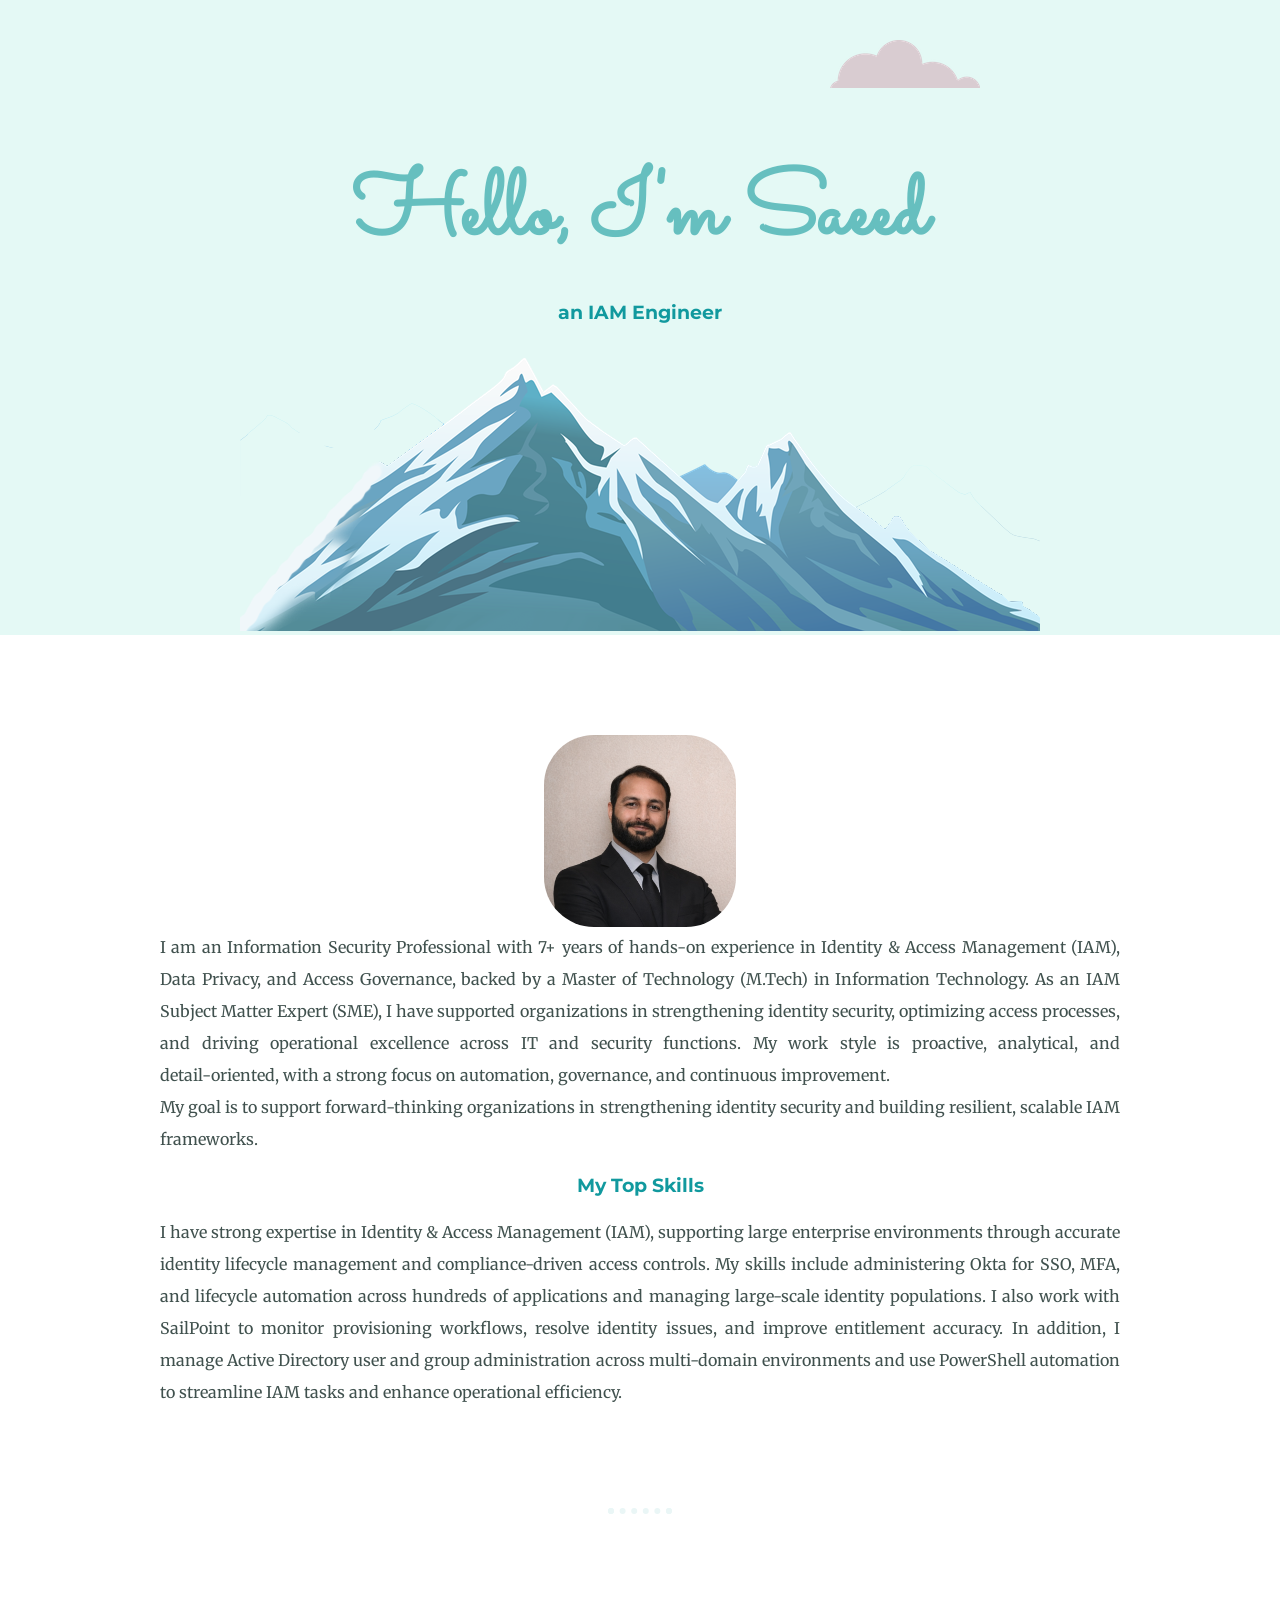
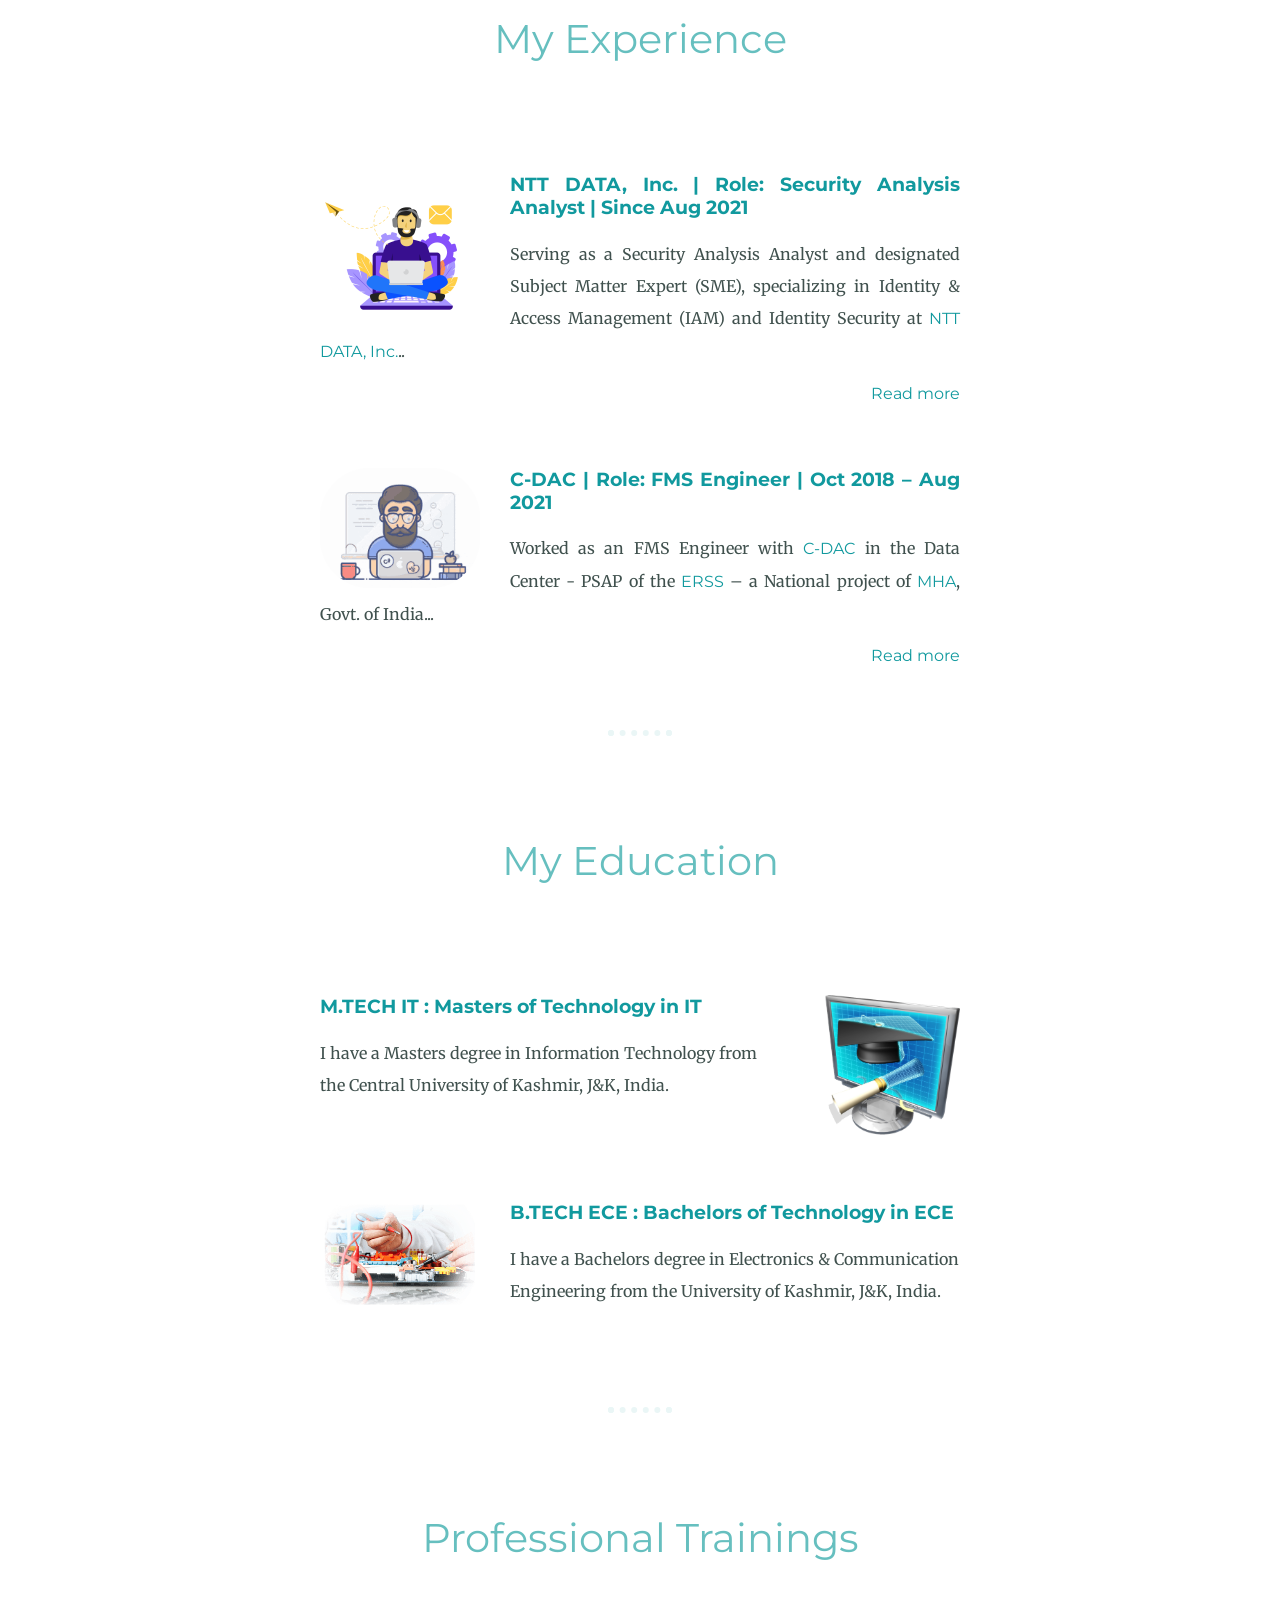
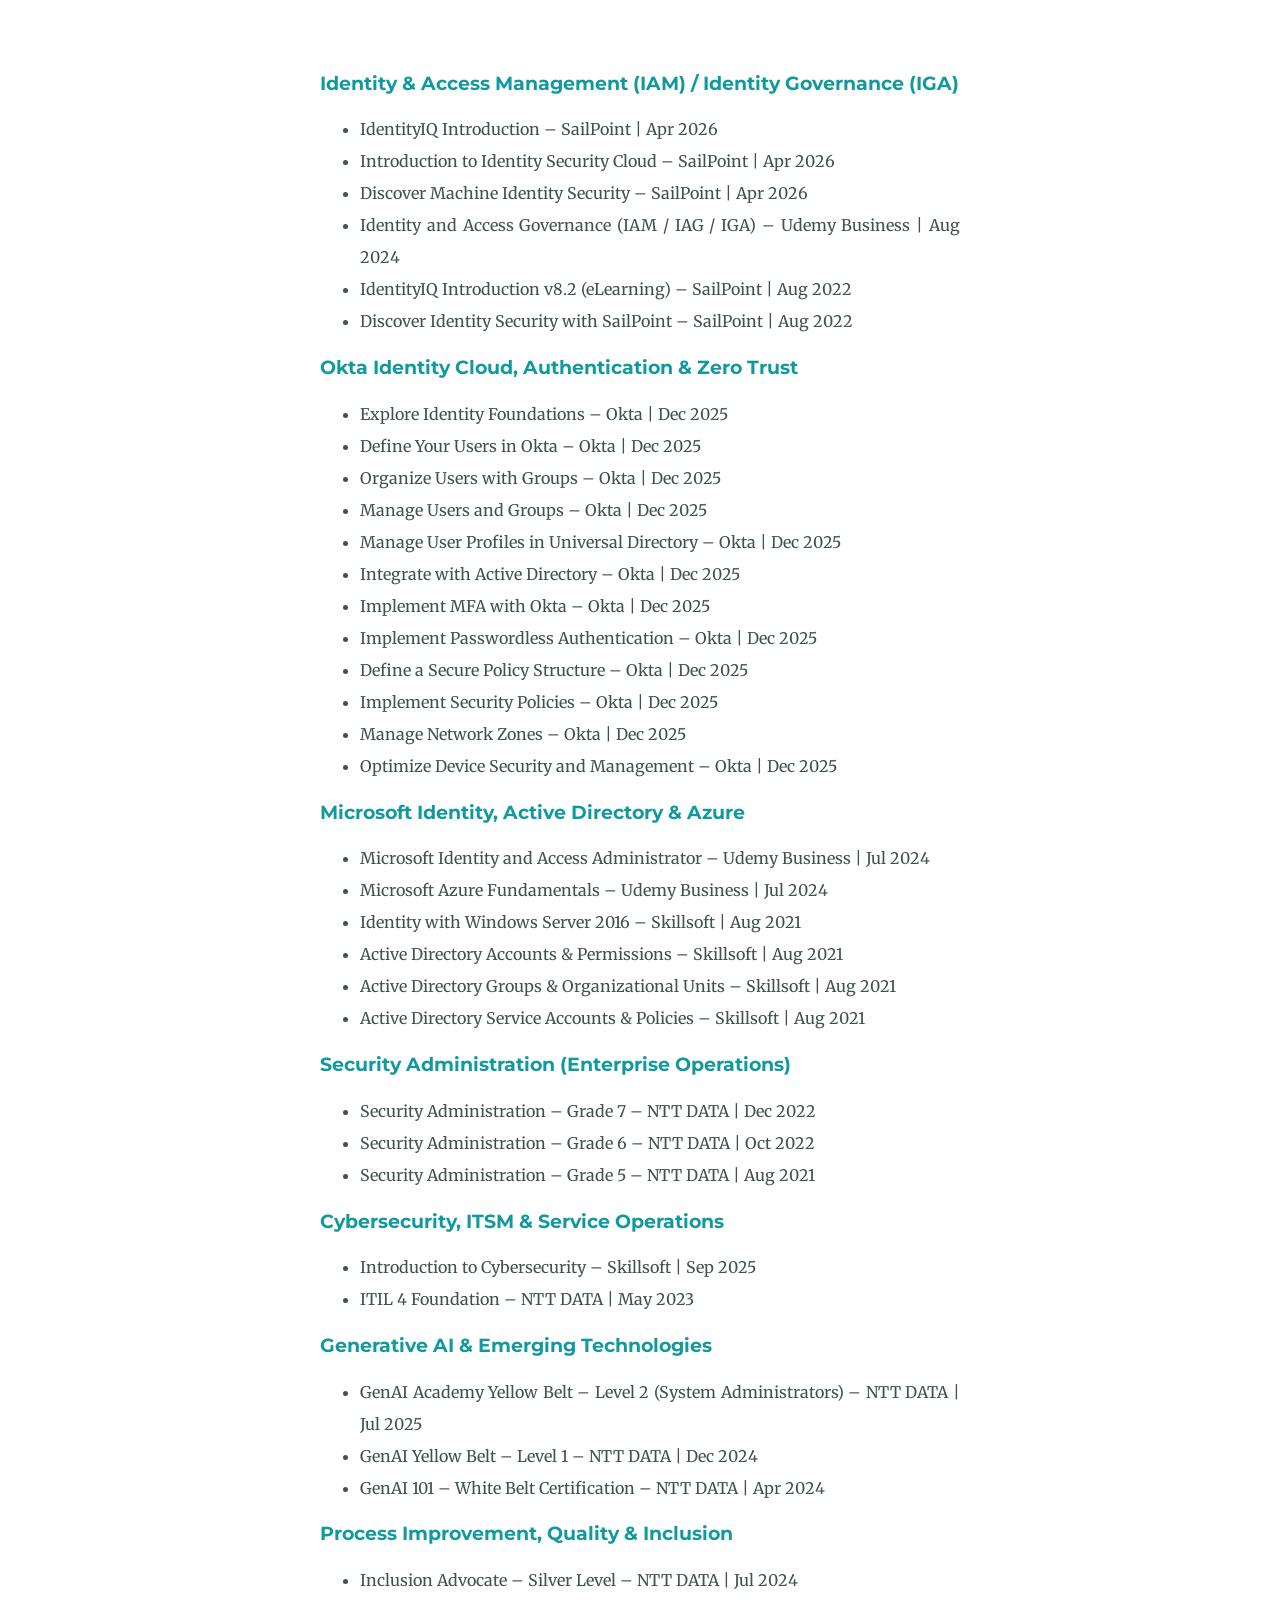
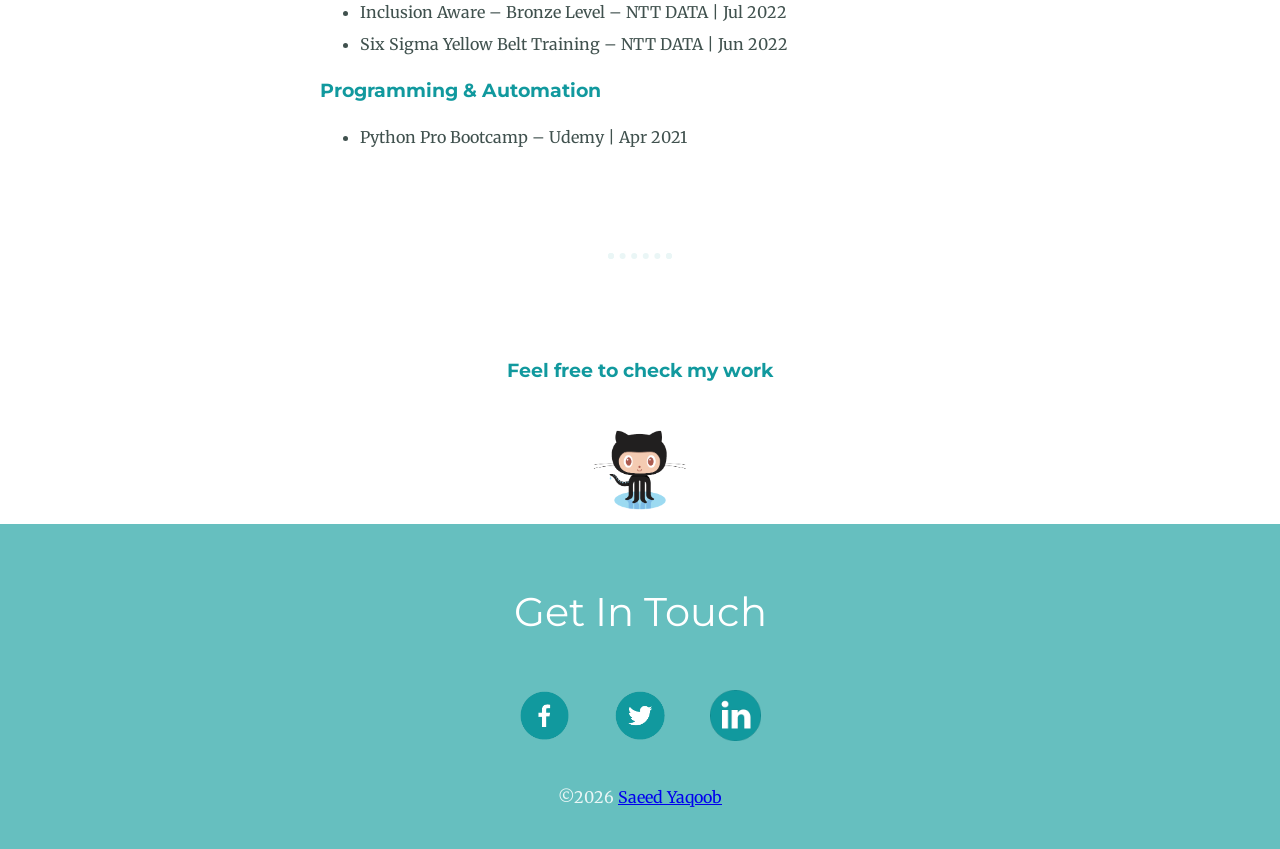
<file: index.html>
<!DOCTYPE html>
<html lang="en">

<head>
    <meta charset="UTF-8">
    <title>Saeed Rather</title>
    <link href="css/styles.css" rel="stylesheet">
    <script src="js/script.js" defer></script>
    <link rel="icon" href="images/favicon.ico">
    <link rel="preconnect" href="https://fonts.gstatic.com">
    <link
        href="https://fonts.googleapis.com/css2?family=Merriweather:wght@300&family=Montserrat&family=Sacramento&display=swap"
        rel="stylesheet">
</head>

<body>

    <div class="top-container">
        <img class="top-cloud" src="images/cloud.png" alt="cloud-img">
        <h1>Hello, I'm Saeed</h1>
        <h3 class="subtitle">an IAM Engineer</h3>
        <!--     <img class="bottom-cloud" src="images/cloud.png" alt="cloud-img"> -->
        <img class="mountain" src="images/mountain4a.png" alt="mountain-img">
    </div>

    <div class="middle-container">
        <div class="profile">
            <img class="profile-img" src="images/image7.png" alt="profile-picture">
            <p class="intro">
                I am an Information Security Professional with 7+ years of hands‑on experience in Identity & Access
                Management (IAM), Data Privacy, and Access Governance, backed by a Master of Technology (M.Tech) in
                Information Technology. As an IAM Subject Matter Expert (SME), I have supported organizations in
                strengthening identity security, optimizing access processes, and driving operational excellence across
                IT and security functions. My work style is proactive, analytical, and detail‑oriented, with a strong
                focus on automation, governance, and continuous improvement.
                <br>
                My goal is to support forward‑thinking organizations in strengthening identity security and building
                resilient, scalable IAM frameworks.
            <div class="profile">
                <h3>My Top Skills</h3>
                <p class="intro">
                    I have strong expertise in Identity & Access Management (IAM), supporting large enterprise
                    environments through accurate identity lifecycle management and compliance‑driven access controls.
                    My skills include administering Okta for SSO, MFA, and lifecycle automation across hundreds of
                    applications and managing large‑scale identity populations. I also work with SailPoint to monitor
                    provisioning workflows, resolve identity issues, and improve entitlement accuracy. In addition, I
                    manage Active Directory user and group administration across multi‑domain environments and use
                    PowerShell automation to streamline IAM tasks and enhance operational efficiency.
                </p>
                </p>
            </div>
        </div>
        <hr>
        <div class="experience">
            <h2>My Experience</h2>
            <div class="exp-row">
                <img class="exp-img1" src="images/code4.gif" alt="experience">
                <h3>NTT DATA, Inc. | Role: Security Analysis Analyst | Since Aug 2021</h3>
                <p class="exp-desc">Serving as a Security Analysis Analyst and designated Subject Matter Expert (SME), specializing in Identity & Access Management (IAM) and Identity Security at <a class="body-link" href="https://services.global.ntt/en-us">NTT DATA, Inc.</a><span id="dots1">..</span></p>
                <div id="more1" class="more-content">
                    <h3>Roles and responsibilities</h3>
                    <ul>
                        <li>Managed end‑to‑end Identity & Access Management (IAM) lifecycle (Joiner–Mover–Leaver) for a large enterprise environment, ensuring IAM operations are aligned with security monitoring and access governance best practices.</li>
                        <li>Administered enterprise Okta platform supporting SSO, MFA, and automated lifecycle workflows across a broad application ecosystem; improved onboarding efficiency and maintained high data accuracy.</li>
                        <li>Managed large‑scale Okta group administration—including security, dynamic, and application groups—to support RBAC, least‑privilege access, and scalable identity governance, while monitoring authentication activity to detect login anomalies, MFA risks, and suspicious access patterns.</li>
                        <li>Delivered SailPoint Identity Governance & Administration (IGA) support by resolving identity issues, monitoring provisioning workflows, and correcting access and entitlement errors to improve fulfillment success rates, while identifying and rectifying inconsistencies that could lead to potential security or audit findings.</li>
                        <li>Oversaw high‑volume ITSM operations through ServiceNow, maintaining consistent SLA adherence while handling 1,000+ monthly tickets, and partnering with cross‑functional teams to align IAM services with business and security requirements while supporting security-focused incident resolution and escalation.</li>
                        <li>Executed user provisioning and deprovisioning across multi‑domain Active Directory environments; optimized workflows to reduce onboarding time and improve operational efficiency.</li>
                        <li>Automated IAM and Active Directory operations using PowerShell to streamline routine access management tasks and improve process consistency, while analyzing system logs to detect account lockouts, access anomalies, and privilege misuse.</li>
                        <li>Led incident management for IAM and identity security, improving response times and conducting root‑cause analysis to implement preventive and corrective controls.</li>
                        <li>Delivered IAM process training and security awareness sessions to team members, enhancing operational consistency and reducing onboarding errors.</li>
                    </ul>
                </div>
                <a class="body-link" href="javascript:myFunction1()" id="myBtn1">Read more</a>
            </div>
            <div class="exp-row">
                <img class="exp-img1" src="images/code2.gif" alt="experience">
                <h3>C-DAC | Role: FMS Engineer | Oct 2018 – Aug 2021</h3>
                <p class="exp-desc">Worked as an FMS Engineer
                    with <a class="body-link" href="https://www.cdac.in">C-DAC</a> in the Data Center - PSAP of
                    the <a class="body-link" href="https://jk.erss.in/">ERSS</a> – a National project of <a
                        class="body-link" href="https://www.mha.gov.in/">MHA</a>,
                    Govt. of India.<span id="dots2">..</span></p>
                
                <div id="more2" class="more-content">
                    <h3>Roles and responsibilities</h3>
                    <ul>
                        <li> Handled the project with a team of 4 members. </li>
                        <li> Managed the entire staff of the client (J&K Police) spread across 23 districts. </li>
                        <li> Provided support to client across the UT for resolution of any technical or administrative
                            issue. </li>
                        <li> Provisioning User accounts in various applications in windows. </li>
                        <li> Assist team in managing the daily technical/administrative commitments. </li>
                        <li> Assisted the SPOC of J&K with necessary technical/administrative tasks. </li>
                        <li> Incident Management, Change Management, Problem Management. </li>
                        <li> Monitored the health of the Network, Servers, and other equipment. </li>
                        <li> Implementing security policy (profiles) by creating, managing, and removing user accounts
                            and access rights to IT systems and resources for internal users and external users. </li>
                        <li> Managing access to C-DAC’s applications and infrastructure ensuring access is provisioned
                            accurately, according to the Role. </li>
                        <li> Create user accounts on various target systems consisting of C-DAC’s COTS softwares, VPN
                            and Active Directory. </li>
                        <li> Modify user access rights to accounts over time, as required by changing business needs as
                            per the administrative rights. </li>
                        <li> Disable/removing accounts longer authorized for access. </li>
                        <li> Provided regular reports and reviewed results to ensure compliance. </li>
                        <li> Provided guidance and regular trainings to the client. </li>
                        <li> Ensuring Standard- Access provisioning on user’s Job-Role in the organization. </li>
                        <li> Managed the coordination between the company and the client. </li>
                        <li> Managed communications as well as the concerns with the service providers. </li>
                        <li> Maintained administrative documents as needed. </li>
                        <li> Performed administrative tasks for the company with the client. </li>
                        <li> Managing multiple clients. </li>
                        <li> Disaster Recovery: Continuous communications with users/clients to ensure that the data in
                            the directory met their needs and all issues were resolved in a timely manner with 24x7
                            availability. </li>
                    </ul>
                </div>
                <a class="body-link" href="javascript:myFunction2()" id="myBtn2">Read more</a>
            </div>
        </div>
        <hr>
        <div class="education">
            <h2>My Education</h2>
            <div class="edu-row">
                <img class="edu-img1" src="images/edu4.png" alt="education">
                <h3>M.TECH IT : Masters of Technology in IT</h3>
                <p class="edu-desc">I have a Masters degree in Information Technology from the
                    Central University of Kashmir, J&K, India.</p>
            </div>
            <div class="edu-row">
                <img class="edu-img2" src="images/edu2.png" alt="education">
                <h3>B.TECH ECE : Bachelors of Technology in ECE</h3>
                <p class="edu-desc">I have a Bachelors degree in Electronics & Communication Engineering
                    from the University of Kashmir, J&K, India.</p>
            </div>
        </div>
        <hr>
        <div class="skills">
            <h2>Professional Trainings</h2>
            <div class="skill-row">
                <!-- <img class="skill-img1" src="images/skills3.png" alt="skills"> -->
                <p class="skill-desc">
                    <h3>Identity & Access Management (IAM) / Identity Governance (IGA)</h3>
                    <ul>
                        <li>IdentityIQ Introduction – SailPoint | Apr 2026</li>
                        <li>Introduction to Identity Security Cloud – SailPoint | Apr 2026</li>
                        <li>Discover Machine Identity Security – SailPoint | Apr 2026</li>
                        <li>Identity and Access Governance (IAM / IAG / IGA) – Udemy Business | Aug 2024</li>
                        <li>IdentityIQ Introduction v8.2 (eLearning) – SailPoint | Aug 2022</li>
                        <li>Discover Identity Security with SailPoint – SailPoint | Aug 2022</li>
                    </ul>
                    <h3>Okta Identity Cloud, Authentication & Zero Trust</h3>
                    <ul>
                        <li>Explore Identity Foundations – Okta | Dec 2025</li>
                        <li>Define Your Users in Okta – Okta | Dec 2025</li>
                        <li>Organize Users with Groups – Okta | Dec 2025</li>
                        <li>Manage Users and Groups – Okta | Dec 2025</li>
                        <li>Manage User Profiles in Universal Directory – Okta | Dec 2025</li>
                        <li>Integrate with Active Directory – Okta | Dec 2025</li>
                        <li>Implement MFA with Okta – Okta | Dec 2025</li>
                        <li>Implement Passwordless Authentication – Okta | Dec 2025</li>
                        <li>Define a Secure Policy Structure – Okta | Dec 2025</li>
                        <li>Implement Security Policies – Okta | Dec 2025</li>
                        <li>Manage Network Zones – Okta | Dec 2025</li>
                        <li>Optimize Device Security and Management – Okta | Dec 2025</li>
                    </ul>
                    <h3>Microsoft Identity, Active Directory & Azure</h3>
                    <ul>
                        <li>Microsoft Identity and Access Administrator – Udemy Business | Jul 2024</li>
                        <li>Microsoft Azure Fundamentals – Udemy Business | Jul 2024</li>
                        <li>Identity with Windows Server 2016 – Skillsoft | Aug 2021</li>
                        <li>Active Directory Accounts & Permissions – Skillsoft | Aug 2021</li>
                        <li>Active Directory Groups & Organizational Units – Skillsoft | Aug 2021</li>
                        <li>Active Directory Service Accounts & Policies – Skillsoft | Aug 2021</li>
                    </ul>
                    <h3>Security Administration (Enterprise Operations)</h3>
                    <ul>
                        <li>Security Administration – Grade 7 – NTT DATA | Dec 2022</li>
                        <li>Security Administration – Grade 6 – NTT DATA | Oct 2022</li>
                        <li>Security Administration – Grade 5 – NTT DATA | Aug 2021</li>
                    </ul>
                    <h3>Cybersecurity, ITSM & Service Operations</h3>
                    <ul>
                        <li>Introduction to Cybersecurity – Skillsoft | Sep 2025</li>
                        <li>ITIL 4 Foundation – NTT DATA | May 2023</li>
                    </ul>
                    <h3>Generative AI & Emerging Technologies</h3>
                    <ul>
                        <li>GenAI Academy Yellow Belt – Level 2 (System Administrators) – NTT DATA | Jul 2025</li>
                        <li>GenAI Yellow Belt – Level 1 – NTT DATA | Dec 2024</li>
                        <li>GenAI 101 – White Belt Certification – NTT DATA | Apr 2024</li>
                    </ul>
                    <h3>Process Improvement, Quality & Inclusion</h3>
                    <ul>
                        <li>Inclusion Advocate – Silver Level – NTT DATA | Jul 2024</li>
                        <li>Inclusion Aware – Bronze Level – NTT DATA | Jul 2022</li>
                        <li>Six Sigma Yellow Belt Training – NTT DATA | Jun 2022</li>
                    </ul>
                    <h3>Programming & Automation</h3>
                    <ul>
                        <li>Python Pro Bootcamp – Udemy | Apr 2021</li>
                    </ul>
                </p>
            </div>
        </div>
    </div>

    <hr>

    <div class="contact-me">
        <h3>Feel free to check my work</h3>
        <br>
        <a href="https://github.com/saeedyaqoob/"><img height="100" src="images/github.png"></a>
    </div>

    <div class="bottom-container">
        <h2 class="footnote">Get In Touch</h2>
        <a class="footer-link" href="https://www.facebook.com/saeed.rather"><img class="icon"
                src="images/facebook1.png"></a>
        <a class="footer-link" href="https://twitter.com/saeed_rather"><img class="icon" src="images/twitter1.png"></a>
        <a class="footer-link" href="https://www.linkedin.com/in/saeed-rather-506635212"><img class="icon" src="images/linkedin.png"></a>
        <p class="copyright">©2026 <a href="https://github.com/saeedyaqoob/">Saeed Yaqoob</a></p>
    </div>

</body>

</html>
</file>
<file: css/styles.css>
body {
  color: #40514E;
  margin: 0;
  text-align: center;
  font-family: 'Merriweather', serif;
}

h1 {
  color: #66BFBF;
  font-size: 5.625rem;
  margin: 50px auto 0 auto;
  font-family: 'Sacramento', cursive;
}

h2 {
  color: #66BFBF;
  font-family: 'Montserrat', sans-serif;
  font-size: 2.5rem;
  font-weight: normal;
  padding-bottom: 10px;
}

h3 {
  color: #11999E;
  font-family: 'Montserrat', sans-serif;
}

p {
  line-height: 2;
}

ul {
  line-height: 2;
}

hr {
  border: dotted #EAF6F6 6px;
  border-bottom: none;
  width: 4%;
  margin: 100px auto;
}

.body-link {
  color: #11999E;
  font-family: 'Montserrat', sans-serif;
#  margin: 10px 20px;
  text-decoration: none;
}

.body-link:hover {
  color: #30e3cb;
}

.icon {
    width: 4%;
    margin: 10px 20px;
}

.icon:hover{
    background-color: white;
    border-radius: 50px;
}

.top-container {
  background-color: #E4F9F5;
  position: relative;
  padding-top: 100px;
}

.middle-container {
   margin: 100px 0;
}

.bottom-container {
  background-color: #66BFBF;
  padding: 30px 0 10px;
}

.exp-row {
  width: 50%;
  margin: 100px auto 100px auto;
  text-align: justify;
}

.skill-row {
  width: 50%;
  margin: 100px auto 100px auto;
  text-align: justify;
}

.edu-row {
  width: 50%;
  margin: 100px auto 100px auto;
  text-align: left;
 }

.profile-img {
  width: 15%;
  border-radius: 50px;
}

.intro {
  width: 75%;
  margin: auto;
  text-align: justify;
}

.contact-message {
  width: 40%;
  margin: 40px auto 60px;
}

.copyright {
  color: #EAF6F6;
  font-size: 1rem;
  padding: 10px 0;
}

.top-cloud {
  position: absolute;
  right: 300px;
  top: 40px;
}

.bottom-cloud {
  position: absolute;
  left: 250px;
  bottom: 300px;
}

.exp-img1 {
  width: 25%;
  float: left;
  margin-right: 30px;
  border-radius: 50px;
}

.exp-img2 {
  width: 25%;
  float: right;
  margin-right: 30px;
  border-radius: 50px;
}

.skill-img2 {
  width: 25%;
  float: right;
  margin-left: 30px;
}

.skill-img1 {
  width: 25%;
  float: left;
  margin-right: 30px;
}

.edu-img1 {
  width: 25%;
  float: right;
  margin-left: 30px;
}

.edu-img2 {
  width: 25%;
  float: left;
  margin-right: 30px;
}

.footnote {
  color: #FFFFFF;
}

.btn {
  background: #11cdd4;
  background-image: -webkit-linear-gradient(top, #11cdd4, #11999e);
  background-image: -moz-linear-gradient(top, #11cdd4, #11999e);
  background-image: -ms-linear-gradient(top, #11cdd4, #11999e);
  background-image: -o-linear-gradient(top, #11cdd4, #11999e);
  background-image: linear-gradient(to bottom, #11cdd4, #11999e);
  -webkit-border-radius: 8;
  -moz-border-radius: 8;
  border-radius: 8px;
  font-family: 'Montserrat', sans-serif;
  color: #ffffff;
  font-size: 20px;
  padding: 10px 20px 10px 20px;
  text-decoration: none;
}

.btn:hover {
  background: #30e3cb;
  background-image: -webkit-linear-gradient(top, #30e3cb, #2bc4ad);
  background-image: -moz-linear-gradient(top, #30e3cb, #2bc4ad);
  background-image: -ms-linear-gradient(top, #30e3cb, #2bc4ad);
  background-image: -o-linear-gradient(top, #30e3cb, #2bc4ad);
  background-image: linear-gradient(to bottom, #30e3cb, #2bc4ad);
  text-decoration: none;
}

#more1 {
  display: none;
}

#myBtn1 {
    position: absolute;
    right: 320px;
}

#more2 {
  display: none;
}

.more-content {
  display: none;
}


#myBtn2 {
    position: absolute;
    right: 320px;
}
</file>
